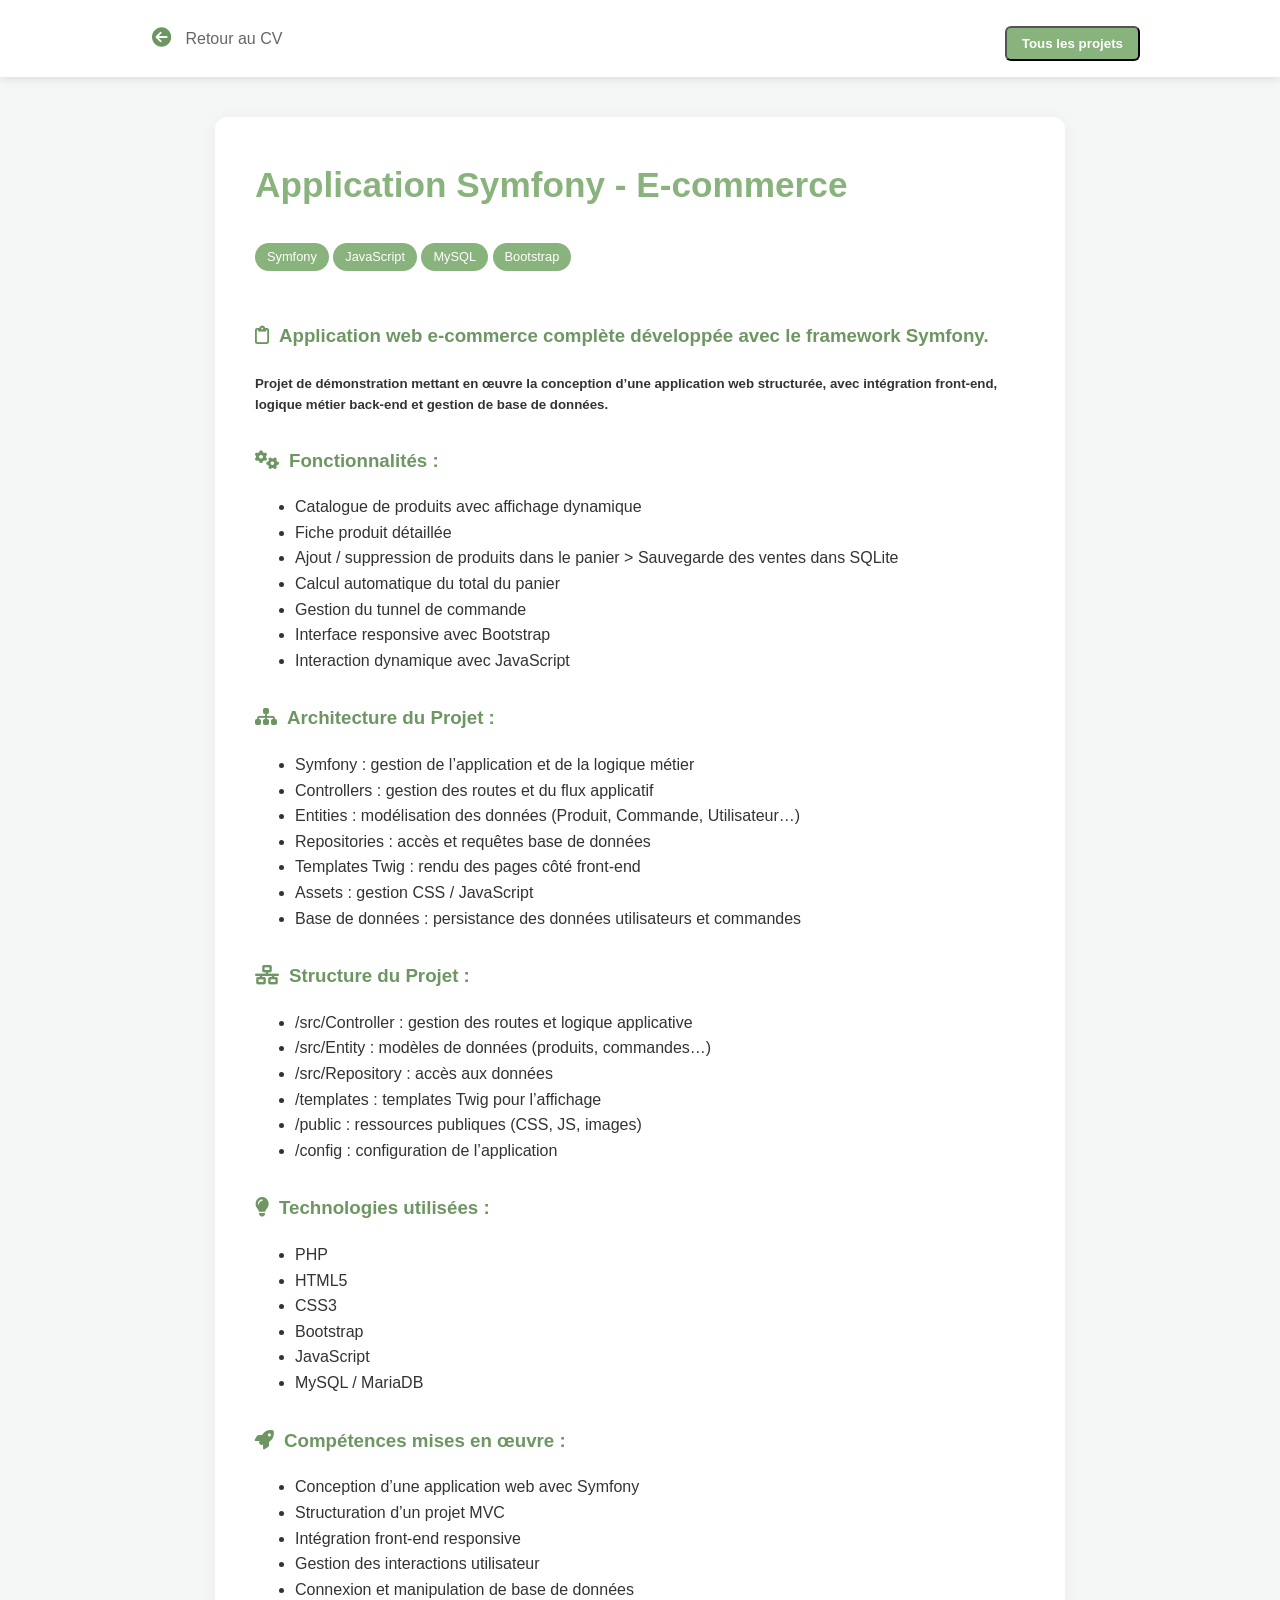
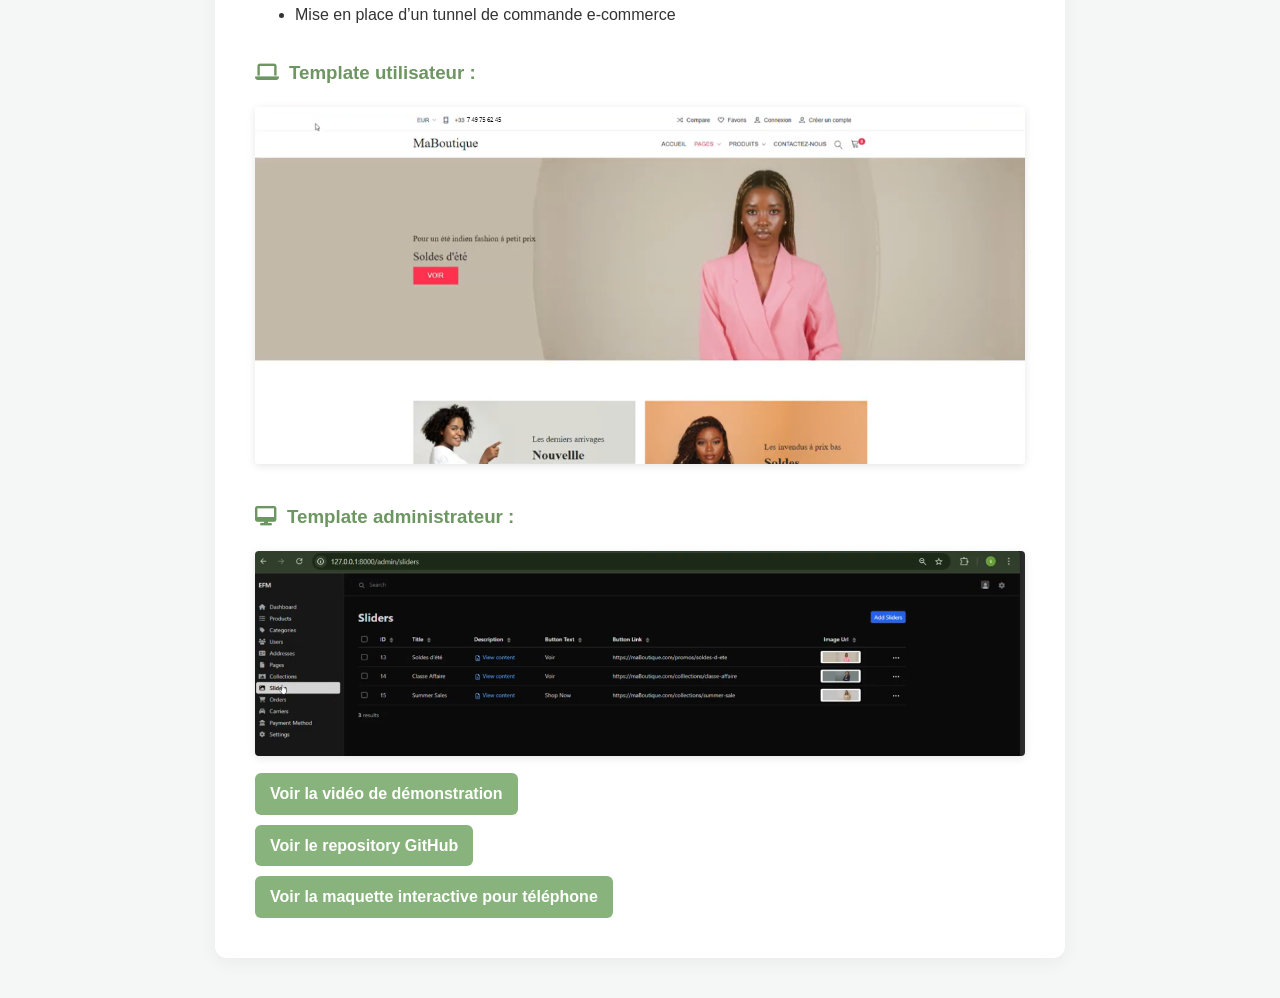
<file: pages/boutique-symfony.html>
<!DOCTYPE html>
<html lang="fr">
<head>
    <meta charset="UTF-8">
    <meta name="viewport" content="width=device-width, initial-scale=1.0">
    <title>Saskia Corre | Conception d'une e-commerce en Symfony</title>
    <link rel="stylesheet" href="../css/pages.css">
    <link href="https://fonts.googleapis.com/css2?family=Dancing+Script:wght@700&family=Montserrat:wght@300;400;700&display=swap" rel="stylesheet">
    <link rel="stylesheet" href="https://cdnjs.cloudflare.com/ajax/libs/font-awesome/6.5.1/css/all.min.css">
</head>
<body>
    <nav class="project-nav">
        <div class="nav-container">
            <a href="..\index.html" class="nav-link">
                <i class="fa-solid fa-circle-arrow-left"></i>
                Retour au CV
            </a>
            <div class="dropdown">
                <button class="dropbtn">Tous les projets</button>
                <ul class="dropdown-content">
                    <li><a href="..\pages\caisse-python-poo.html">Caisse Python</a></li>
                    <li><a href="..\pages\serveur-dhcp.html">Serveur DHCP</a></li>
                    <li><a href="..\pages\serveur-glpi.html">Serveur GLPI</a></li>
                    <li><a href="..\pages\reseau-2-lan.html">Réseau 2 LAN</a></li>
                    <li><a href="..\pages\2-lan-dhcp.html">2 LAN & DHCP</a></li>
                    <li><a href="..\pages\graphs-plotly.html">Graphs Python</a></li>
                </ul>
            </div>
        </div>
    </nav>

    <main class="main-pages">
        <article class="project-card">
            <header class="project-header">
                <h1>Application Symfony - E-commerce</h1>
                <div>
                    <span class="badge">Symfony</span>
                    <span class="badge">JavaScript</span>
                    <span class="badge">MySQL</span>
                    <span class="badge">Bootstrap</span>
                </div>
            </header>

            <section class="project-section">
                <h3><i class='far fa-clipboard'></i>Application web e-commerce complète développée avec le framework Symfony.</h3>
                    <h5>Projet de démonstration mettant en œuvre la conception d’une application web structurée, avec intégration 
                        front-end, logique métier back-end et gestion de base de données.</h5>
                        <h3><i class='fa-solid fa-gears'></i>Fonctionnalités :</h3>
                            <ul>
                                <li>Catalogue de produits avec affichage dynamique</li>
                                <li>Fiche produit détaillée</li>
                                <li>Ajout / suppression de produits dans le panier > Sauvegarde des ventes dans SQLite</li>
                                <li>Calcul automatique du total du panier</li>
                                <li>Gestion du tunnel de commande</li>
                                <li>Interface responsive avec Bootstrap</li>
                                <li>Interaction dynamique avec JavaScript</li>
                            </ul>

                        <h3><i class="fa-solid fa-sitemap"></i>Architecture du Projet :</h3>
                            <ul>
                                <li>Symfony : gestion de l’application et de la logique métier</li>
                                <li>Controllers : gestion des routes et du flux applicatif</li>
                                <li>Entities : modélisation des données (Produit, Commande, Utilisateur…)</li>
                                <li>Repositories : accès et requêtes base de données</li>
                                <li>Templates Twig : rendu des pages côté front-end</li>
                                <li>Assets : gestion CSS / JavaScript</li>
                                <li>Base de données : persistance des données utilisateurs et commandes</li>
                            </ul>
                        
                        <h3><i class="fa-solid fa-network-wired"></i>Structure du Projet :</h3>
                            <ul>
                                <li>/src/Controller : gestion des routes et logique applicative</li>
                                <li>/src/Entity : modèles de données (produits, commandes…)</li>
                                <li>/src/Repository : accès aux données</li>
                                <li>/templates : templates Twig pour l’affichage</li>
                                <li>/public : ressources publiques (CSS, JS, images)</li>
                                <li>/config : configuration de l’application</li>
                            </ul>

                        <h3><i class='fa-solid fa-lightbulb'></i>Technologies utilisées :</h3>
                            <ul>
                                <li>PHP</li>
                                <li>HTML5</li>
                                <li>CSS3</li>
                                <li>Bootstrap</li>
                                <li>JavaScript</li>
                                <li>MySQL / MariaDB</li>
                            </ul>

                        <h3><i class='fa-solid fa-rocket'></i>Compétences mises en œuvre :</h3>
                            <ul>
                                <li>Conception d’une application web avec Symfony</li>
                                <li>Structuration d’un projet MVC</li>
                                <li>Intégration front-end responsive</li>
                                <li>Gestion des interactions utilisateur</li>
                                <li>Connexion et manipulation de base de données</li>
                                <li>Mise en place d’un tunnel de commande e-commerce</li>
                            </ul>
            </section>

            <section class="project-section">
                <h3><i class="fa-solid fa-laptop"></i>Template utilisateur :</h3>
                    
            <img class="tab-droits" src="..\img\e-boutique_accueil.png" >
            </section>
            <section class="project-section">
                <h3><i class="fa-solid fa-desktop"></i>Template administrateur :</h3>              
            <img class="tab-droits" src="..\img\e-boutique_admin.png" >
            </section>

            <footer class="project-footer">
                <div><a href="https://drive.google.com/file/d/1KX7XQiad5onMasTAfr5pJXhDmC-AWuyr/view?usp=drive_link" class="btn-download" target="_blank">
                   Voir la vidéo de démonstration  
                </a></i>
                </div>
                <div>
                <a href="https://github.com/SaskiaCorre/eboutique.symfony" class="btn-download" target="_blank">
                   Voir le repository GitHub 
                </a></i>
                </div>
                <div>
                <a href="https://www.figma.com/proto/nZtNDB6IlRGOHR5dmcG8kG/MaBoutique?node-id=1-2445&p=f&t=ySj7Yf7mfYcCkcn1-0&scaling=min-zoom&content-scaling=fixed&page-id=0%3A1&starting-point-node-id=1%3A2638" class="btn-download" target="_blank">
                   Voir la maquette interactive pour téléphone
                </a></i>
                </div>
            </footer>
        </article>
    </main>
</body>
</html>
</file>
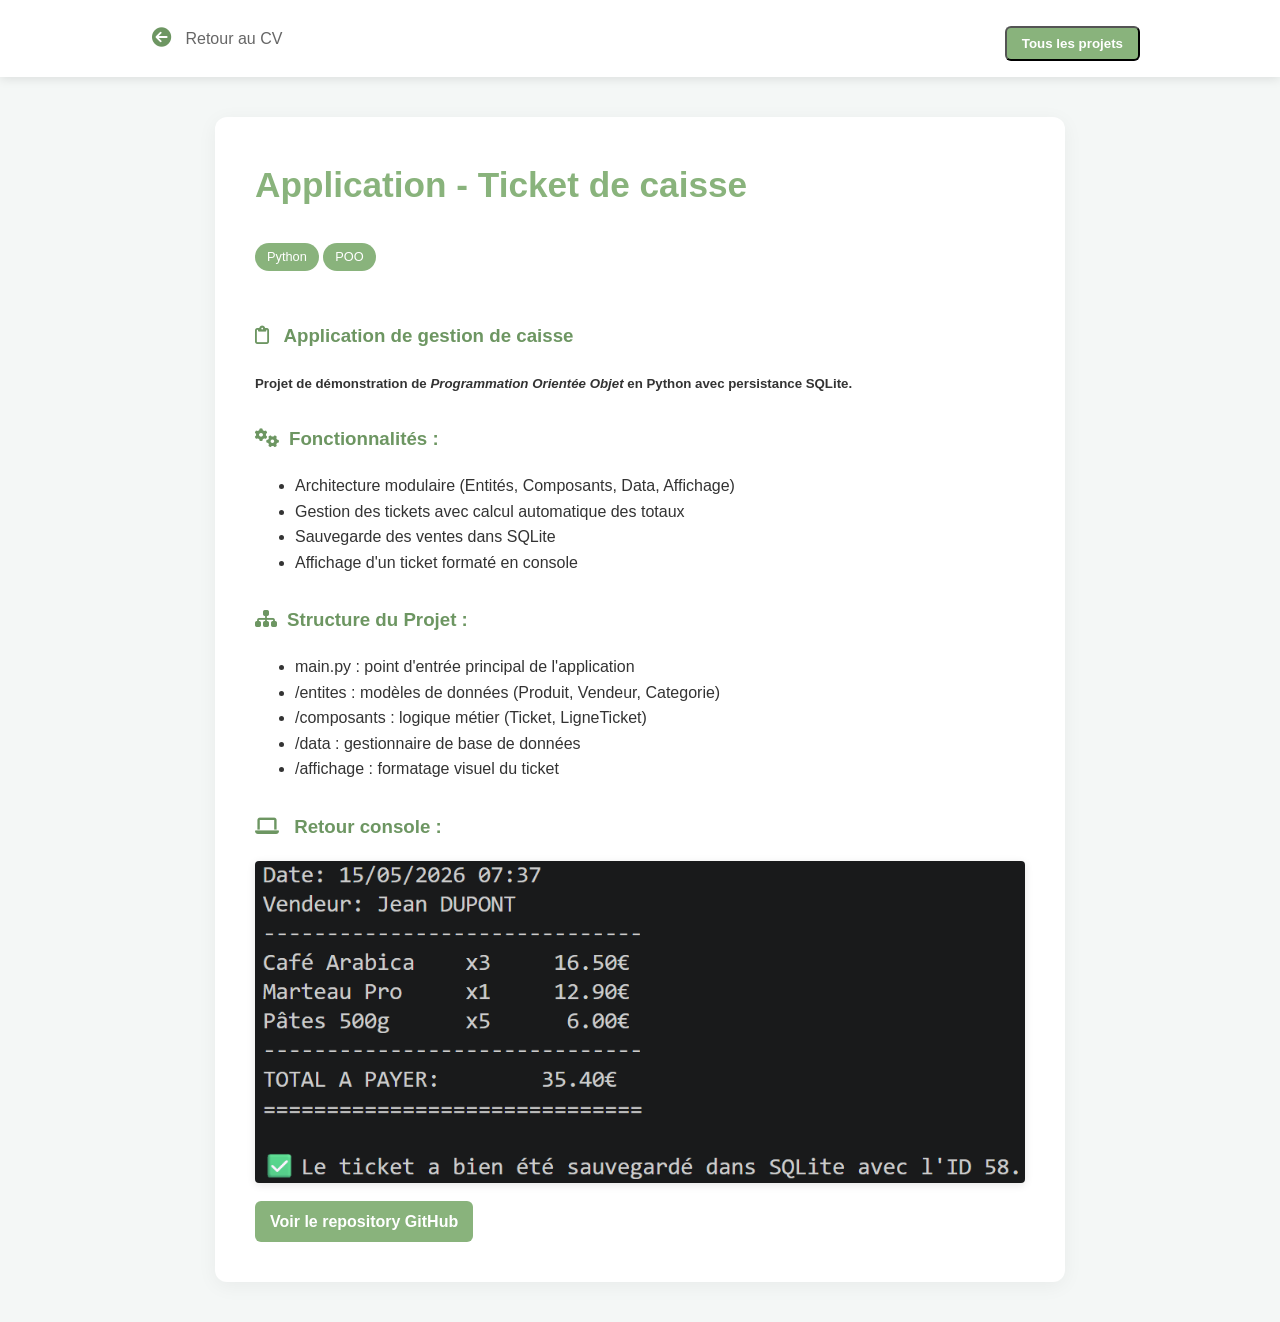
<file: pages/caisse-python-poo.html>
<!DOCTYPE html>
<html lang="fr">
<head>
    <meta charset="UTF-8">
    <meta name="viewport" content="width=device-width, initial-scale=1.0">
    <title>Saskia Corre | Gestion d'un ticket de caisse</title>
    <link rel="stylesheet" href="../css/pages.css">
    <link href="https://fonts.googleapis.com/css2?family=Dancing+Script:wght@700&family=Montserrat:wght@300;400;700&display=swap" rel="stylesheet">
    <link rel="stylesheet" href="https://cdnjs.cloudflare.com/ajax/libs/font-awesome/6.5.1/css/all.min.css">
</head>
<body>
    <nav class="project-nav">
        <div class="nav-container">
            <a href="..\index.html" class="nav-link">
                <i class="fa-solid fa-circle-arrow-left"></i>
                Retour au CV
            </a>
            <div class="dropdown">
                <button class="dropbtn">Tous les projets</button>
                <ul class="dropdown-content">
                    <li><a href="..\pages\boutique-symfony.html">E-commerce</a></li>
                    <li><a href="..\pages\serveur-dhcp.html">Serveur DHCP</a></li>
                    <li><a href="..\pages\serveur-glpi.html">Serveur GLPI</a></li>
                    <li><a href="..\pages\reseau-2-lan.html">Réseau 2 LAN</a></li>
                    <li><a href="..\pages\2-lan-dhcp.html">2 LAN & DHCP</a></li>
                </ul>
            </div>
        </div>
    </nav>

    <main class="main-pages">
        <article class="project-card">
            <header class="project-header">
                <h1>Application - Ticket de caisse</h1>
                <div>
                    <span class="badge">Python</span>
                    <span class="badge">POO</span>
                </div>
            </header>

            <section class="project-section">
                <h3><i class='far fa-clipboard'></i> Application de gestion de caisse</h3>
                    <h5>Projet de démonstration de <em>Programmation Orientée Objet</em> en Python avec persistance SQLite.</h5>
                        <h3><i class='fa-solid fa-gears'></i>Fonctionnalités :</h3>
                            <ul>
                                <li>Architecture modulaire (Entités, Composants, Data, Affichage)</li>
                                <li>Gestion des tickets avec calcul automatique des totaux</li>
                                <li>Sauvegarde des ventes dans SQLite</li>
                                <li>Affichage d'un ticket formaté en console</li>
                            </ul>
                        
                        <h3><i class="fa-solid fa-sitemap"></i>Structure du Projet :</h3>
                            <ul>
                                <li>main.py : point d'entrée principal de l'application</li>
                                <li>/entites : modèles de données (Produit, Vendeur, Categorie)</li>
                                <li>/composants : logique métier (Ticket, LigneTicket)</li>
                                <li>/data : gestionnaire de base de données</li>
                                <li>/affichage : formatage visuel du ticket</li>
                            </ul>
            </section>

            <section class="project-section">
                <h3><i class="fa-solid fa-laptop"></i> Retour console :</h3>
                    
            <img class="tab-droits" src="..\img\ticket_caisse_python.png" >
            </section>

            <footer class="project-footer">
                <a href="https://github.com/SaskiaCorre/ticket.caisse.python" class="btn-download" target="_blank">
                   Voir le repository GitHub 
                </a></i>
            </footer>
        </article>
    </main>
</body>
</html>
</file>
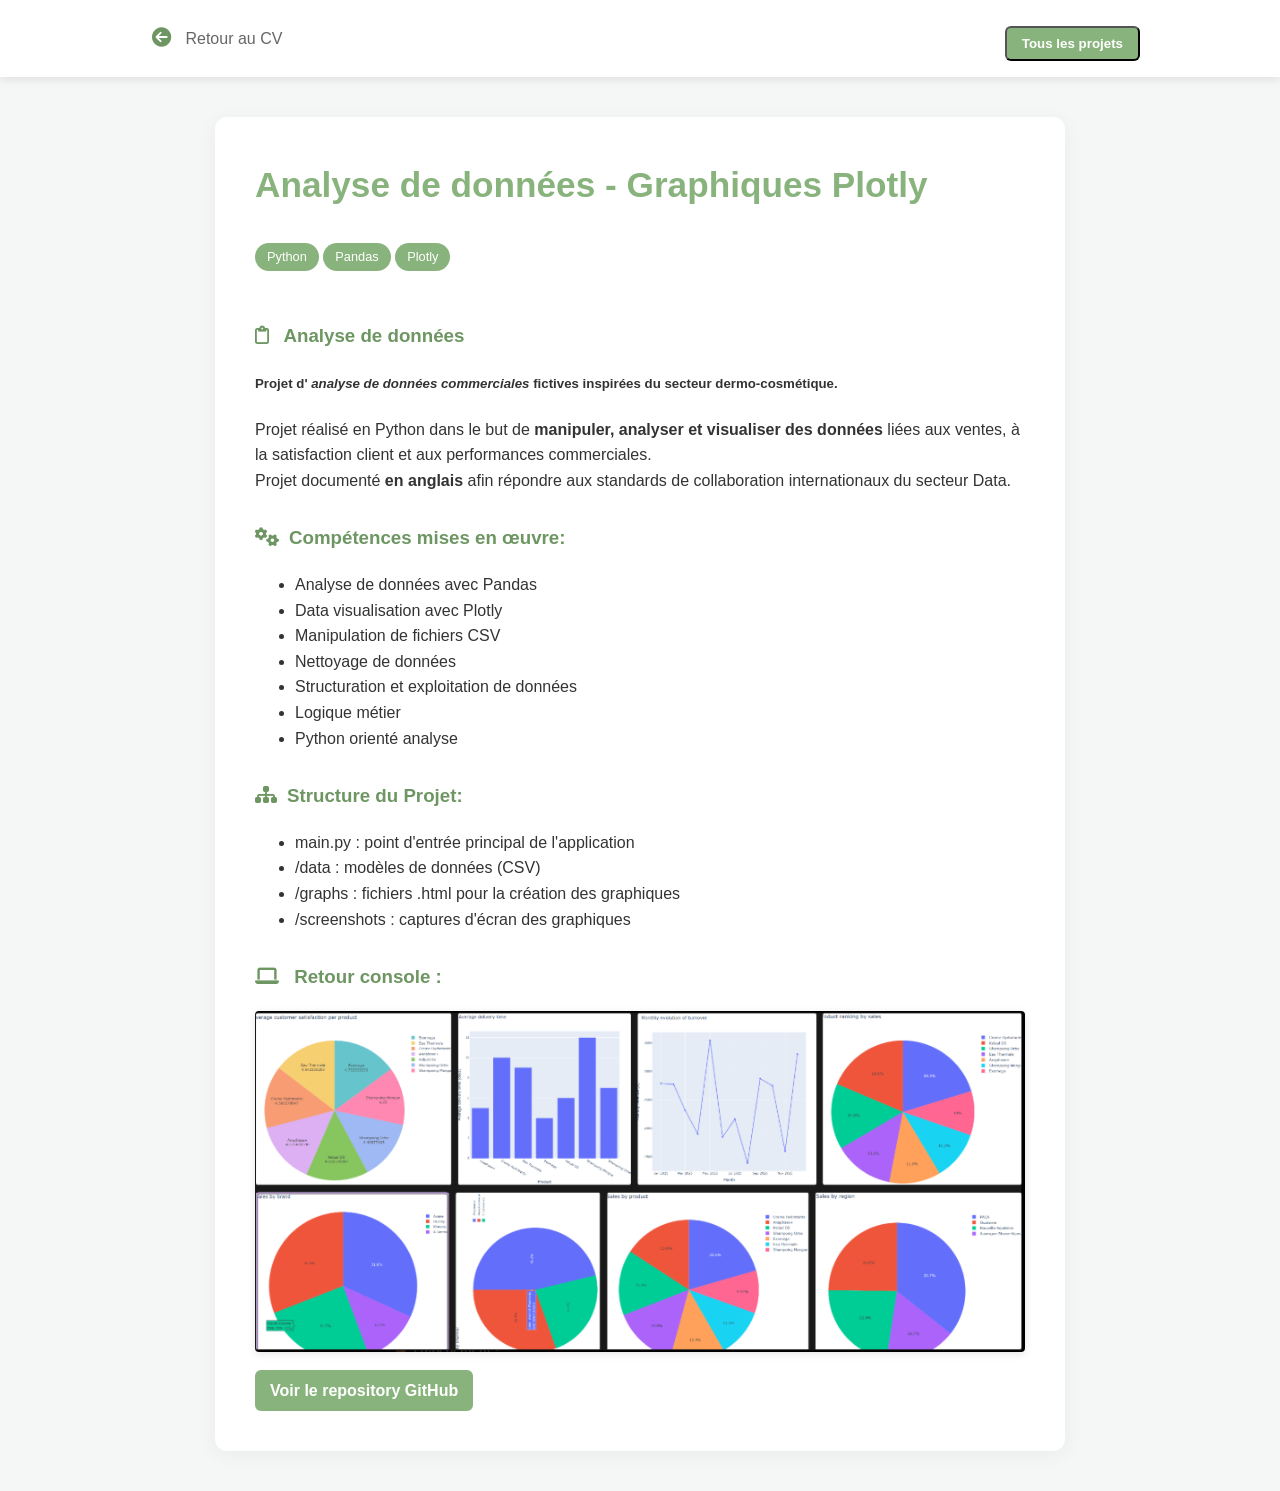
<file: pages/graphs-plotly.html>
<!DOCTYPE html>
<html lang="fr">
<head>
    <meta charset="UTF-8">
    <meta name="viewport" content="width=device-width, initial-scale=1.0">
    <title>Saskia Corre | Gestion d'un ticket de caisse</title>
    <link rel="stylesheet" href="../css/pages.css">
    <link href="https://fonts.googleapis.com/css2?family=Dancing+Script:wght@700&family=Montserrat:wght@300;400;700&display=swap" rel="stylesheet">
    <link rel="stylesheet" href="https://cdnjs.cloudflare.com/ajax/libs/font-awesome/6.5.1/css/all.min.css">
</head>
<body>
    <nav class="project-nav">
        <div class="nav-container">
            <a href="..\index.html" class="nav-link">
                <i class="fa-solid fa-circle-arrow-left"></i>
                Retour au CV
            </a>
            <div class="dropdown">
                <button class="dropbtn">Tous les projets</button>
                <ul class="dropdown-content">
                    <li><a href="..\pages\caisse-python-poo.html">Caisse Python</a></li>
                    <li><a href="..\pages\boutique-symfony.html">E-commerce</a></li>
                    <li><a href="..\pages\serveur-dhcp.html">Serveur DHCP</a></li>
                    <li><a href="..\pages\serveur-glpi.html">Serveur GLPI</a></li>
                    <li><a href="..\pages\reseau-2-lan.html">Réseau 2 LAN</a></li>
                    <li><a href="..\pages\2-lan-dhcp.html">2 LAN & DHCP</a></li>
                </ul>
            </div>
        </div>
    </nav>

    <main class="main-pages">
        <article class="project-card">
            <header class="project-header">
                <h1>Analyse de données - Graphiques Plotly</h1>
                <div>
                    <span class="badge">Python</span>
                    <span class="badge">Pandas</span>
                    <span class="badge">Plotly</span>
                </div>
            </header>

            <section class="project-section">
                <h3><i class='far fa-clipboard'></i> Analyse de données</h3>
                    <h5>Projet d' <em>analyse de données commerciales</em> fictives inspirées du secteur dermo-cosmétique.</h5>
                    <p>Projet réalisé en Python dans le but de <strong>manipuler, analyser et visualiser des données</strong> liées aux ventes, 
                        à la satisfaction client et aux performances commerciales.<br />
                        Projet documenté <strong>en anglais</strong> afin répondre aux standards de collaboration internationaux du secteur Data.</p>
                        <h3><i class='fa-solid fa-gears'></i>Compétences mises en œuvre:</h3>
                            <ul>
                                <li>Analyse de données avec Pandas</li>
                                <li>Data visualisation avec Plotly</li>
                                <li>Manipulation de fichiers CSV</li>
                                <li>Nettoyage de données</li>
                                <li>Structuration et exploitation de données</li>
                                <li>Logique métier</li>
                                <li>Python orienté analyse</li>
                            </ul>
                        
                        <h3><i class="fa-solid fa-sitemap"></i>Structure du Projet:</h3>
                            <ul>
                                <li>main.py : point d'entrée principal de l'application</li>
                                <li>/data : modèles de données (CSV)</li>
                                <li>/graphs : fichiers .html pour la création des graphiques </li>
                                <li>/screenshots : captures d'écran des graphiques</li>
                            </ul>
            </section>

            <section class="project-section">
                <h3><i class="fa-solid fa-laptop"></i> Retour console :</h3>
                    
            <img class="tab-droits" src="..\img\graphs-donnees.png" >
            </section>

            <footer class="project-footer">
                <a href="https://github.com/SaskiaCorre/data.analysis.graphs" class="btn-download" target="_blank">
                   Voir le repository GitHub 
                </a></i>
            </footer>
        </article>
    </main>
</body>
</html>
</file>
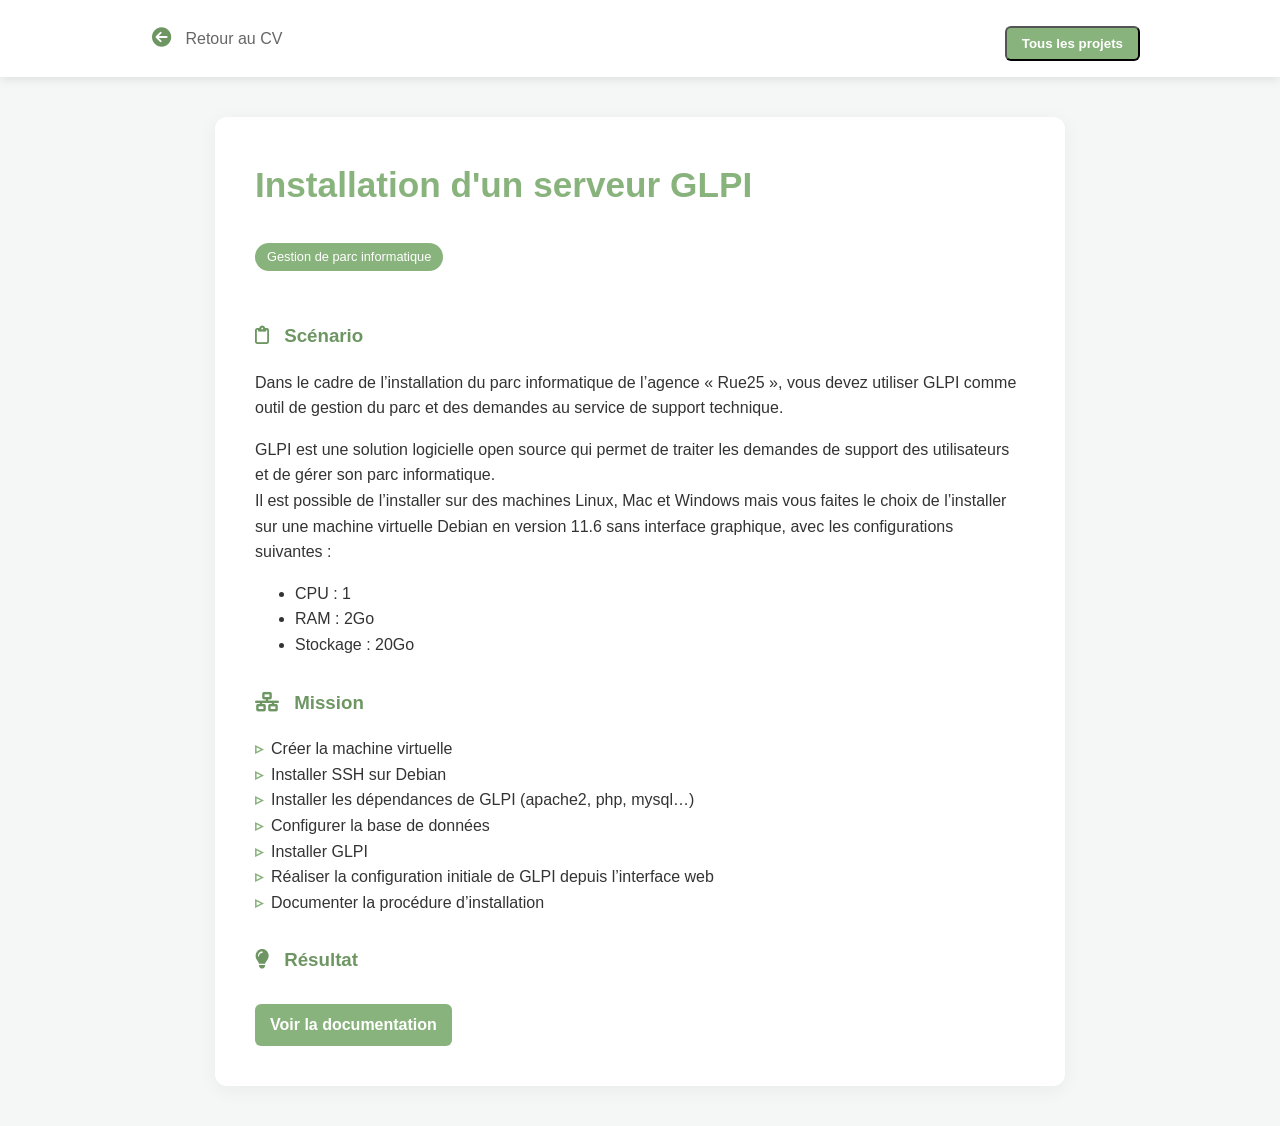
<file: pages/serveur-glpi.html>
<!DOCTYPE html>
<html lang="fr">
<head>
    <meta charset="UTF-8">
    <meta name="viewport" content="width=device-width, initial-scale=1.0">
    <title>Saskia Corre | Installation d'un serveur GLPI</title>
    <link rel="stylesheet" href="../css/pages.css">
    <link href="https://fonts.googleapis.com/css2?family=Dancing+Script:wght@700&family=Montserrat:wght@300;400;700&display=swap" rel="stylesheet">
    <link rel="stylesheet" href="https://cdnjs.cloudflare.com/ajax/libs/font-awesome/6.5.1/css/all.min.css">
</head>
<body>
    <nav class="project-nav">
        <div class="nav-container">
            <a href="..\index.html" class="nav-link">
                <i class="fa-solid fa-circle-arrow-left"></i>
                Retour au CV
            </a>
            <div class="dropdown">
                <button class="dropbtn">Tous les projets</button>
                <ul class="dropdown-content">
                    <li><a href="..\pages\boutique-symfony.html">E-commerce</a></li>
                    <li><a href="..\pages\caisse-python-poo.html">Caisse Python</a></li>
                    <li><a href="..\pages\serveur-dhcp.html">Serveur DHCP</a></li>
                    <li><a href="..\pages\reseau-2-lan.html">Réseau 2 LAN</a></li>
                    <li><a href="..\pages\2-lan-dhcp.html">2 LAN & DHCP</a></li>
                    <li><a href="..\pages\graphs-plotly.html">Graphs Python</a></li>
                </ul>
            </div>
        </div>
    </nav>

    <main class="main-pages">
        <article class="project-card">
            <header class="project-header">
                <h1>Installation d'un serveur GLPI</h1>
                <div class="badge">Gestion de parc informatique</div>
            </header>

            <section class="project-section">
                <h3><i class='far fa-clipboard'></i> Scénario</h3>
                <p>Dans le cadre de l’installation du parc informatique de l’agence « Rue25 », vous devez utiliser GLPI
                    comme outil de gestion du parc et des demandes au service de support technique.</p>
                <p>GLPI est une solution logicielle open source qui permet de traiter les demandes de support des
                    utilisateurs et de gérer son parc informatique.<br/>
                    Il est possible de l’installer sur des machines Linux, Mac et Windows mais vous faites le choix de l’installer
                    sur une machine virtuelle Debian en version 11.6 sans interface graphique, avec les configurations
                    suivantes :
                    <ul>
                        <li>CPU : 1</li>
                        <li>RAM : 2Go</li>
                        <li>Stockage : 20Go</li>
                    </ul>
                </p>
            </section>

            <section class="project-section">
                <h3><i class="fa-solid fa-network-wired"></i> Mission</h3>
                <ul class="mission-list">
                    <li>Créer la machine virtuelle</li>
                    <li>Installer SSH sur Debian</li>
                    <li>Installer les dépendances de GLPI (apache2, php, mysql…)</li>
                    <li>Configurer la base de données</li>
                    <li>Installer GLPI</li>
                    <li>Réaliser la configuration initiale de GLPI depuis l’interface web</li>
                    <li>Documenter la procédure d’installation</li>
                </ul>
            </section>

            <footer class="project-footer">
                <h3><i class='fa-solid fa-lightbulb'></i> Résultat</h3>
                <a href="https://drive.google.com/file/d/1RuJ1k2922l-ULHgtxMdDESflEJzdGcCE/view?usp=drive_link" class="btn-download" target="_blank">
                    Voir la documentation
                </a>
            </footer>
        </article>
    </main>
</body>
</html>
</file>
<file: css/pages.css>
:root {
    --primary-green: #89b37c;
    --dark-green: #6d9662;
    --bg-light: #f4f7f6;
    --text-color: #333;
}

body {
    font-family: 'Segoe UI', Tahoma, Geneva, Verdana, sans-serif;
    background-color: var(--bg-light);
    color: var(--text-color);
    line-height: 1.6;
    margin: 0;
}

/* Navigation */
.project-nav {
    background: white;
    padding: 1rem 0;
    box-shadow: 0 2px 10px rgba(0,0,0,0.1);
    position: sticky;
    top: 0;
    z-index: 100;
}

.nav-container {
    max-width: 1000px;
    margin: 0 auto;
    display: flex;
    justify-content: space-between;
    align-items: center;
    padding: 0 20px;
}

.nav-link {
    text-decoration: none;
    color: #666;
    font-weight: 500;
    padding: 5px 12px;
    border-radius: 5px;
    transition: 0.3s;
}

.nav-link:hover, .nav-link.active {
    color: var(--primary-green);
    background: #f0f7ef;
}

/* Carte de projet */
.main-pages {
    max-width: 850px;
    margin: 40px auto;
    padding: 0 20px;
}

.project-card {
    background: white;
    padding: 40px;
    border-radius: 12px;
    box-shadow: 0 4px 20px rgba(0,0,0,0.05);
}

.project-header h1 {
    color: var(--primary-green);
    margin-top: 0;
    font-size: 2.2rem;
}

.badge {
    display: inline-block;
    background: var(--primary-green);
    color: white;
    padding: 4px 12px;
    border-radius: 20px;
    font-size: 0.8rem;
    margin-bottom: 20px;
}

/* Sections */
h3 {
    color: var(--dark-green);
    margin-top: 30px;
}

.image-container {
    background: #f9f9f9;
    padding: 20px;
    border-radius: 8px;
    text-align: center;
    margin: 20px 0;
}

.topo, .tab-droits {
    max-width: 100%;
    height: auto;
    border-radius: 4px;
    box-shadow: 0 2px 8px rgba(0,0,0,0.1);
}

/* Liste de mission */
.mission-list {
    list-style: none;
    padding-left: 0;
}

.mission-list li::before {
    content: "▹";
    color: var(--primary-green);
    font-weight: bold;
    display: inline-block; 
    width: 1em;
}

/* Bouton final */
.btn-download,
.dropbtn {
    display: inline-block;
    background: var(--primary-green);
    color: white;
    padding: 8px 15px;
    text-decoration: none;
    border-radius: 6px;
    font-weight: bold;
    transition: background 0.3s;
    margin-top: 10px;
}

.btn-download:hover {
    background: var(--dark-green);
}

/* Changer la couleur de toutes vos icônes en vert */
.fa-solid, .far {
    color: var(--dark-green);
    margin-right: 10px; /* Espace entre l'icône et le texte */
    font-size: 1.2rem;
}

/* Effet au survol sur une icône spécifique */
.nav-link:hover .fa-circle-arrow-left {
    transform: translateX(-5px); /* Petit mouvement vers la gauche */
    transition: 0.3s;
}

/* Conteneur du menu */
.dropdown {
    position: relative;
    display: inline-block;
}

/* Liste cachée par défaut */
.dropdown-content {
    display: none;
    position: absolute;
    background-color: #f9f9f9;
    min-width: 160px;
    margin-top: 4px;
    box-shadow: 0 8px 16px rgba(0,0,0,0.2);
    list-style: none;
    padding: 0;
}

/* Items du menu */
.dropdown-content li a {
    color: black;
    padding: 8px 12px;
    text-decoration: none;
    display: block;
}

/* Affichage au survol du bouton */
.dropdown:hover .dropdown-content {
    display: block;
}

/* Optionnel : effet au survol des liens */
.dropdown-content li a:hover {
    background-color: #f1f1f1;
}
</file>
